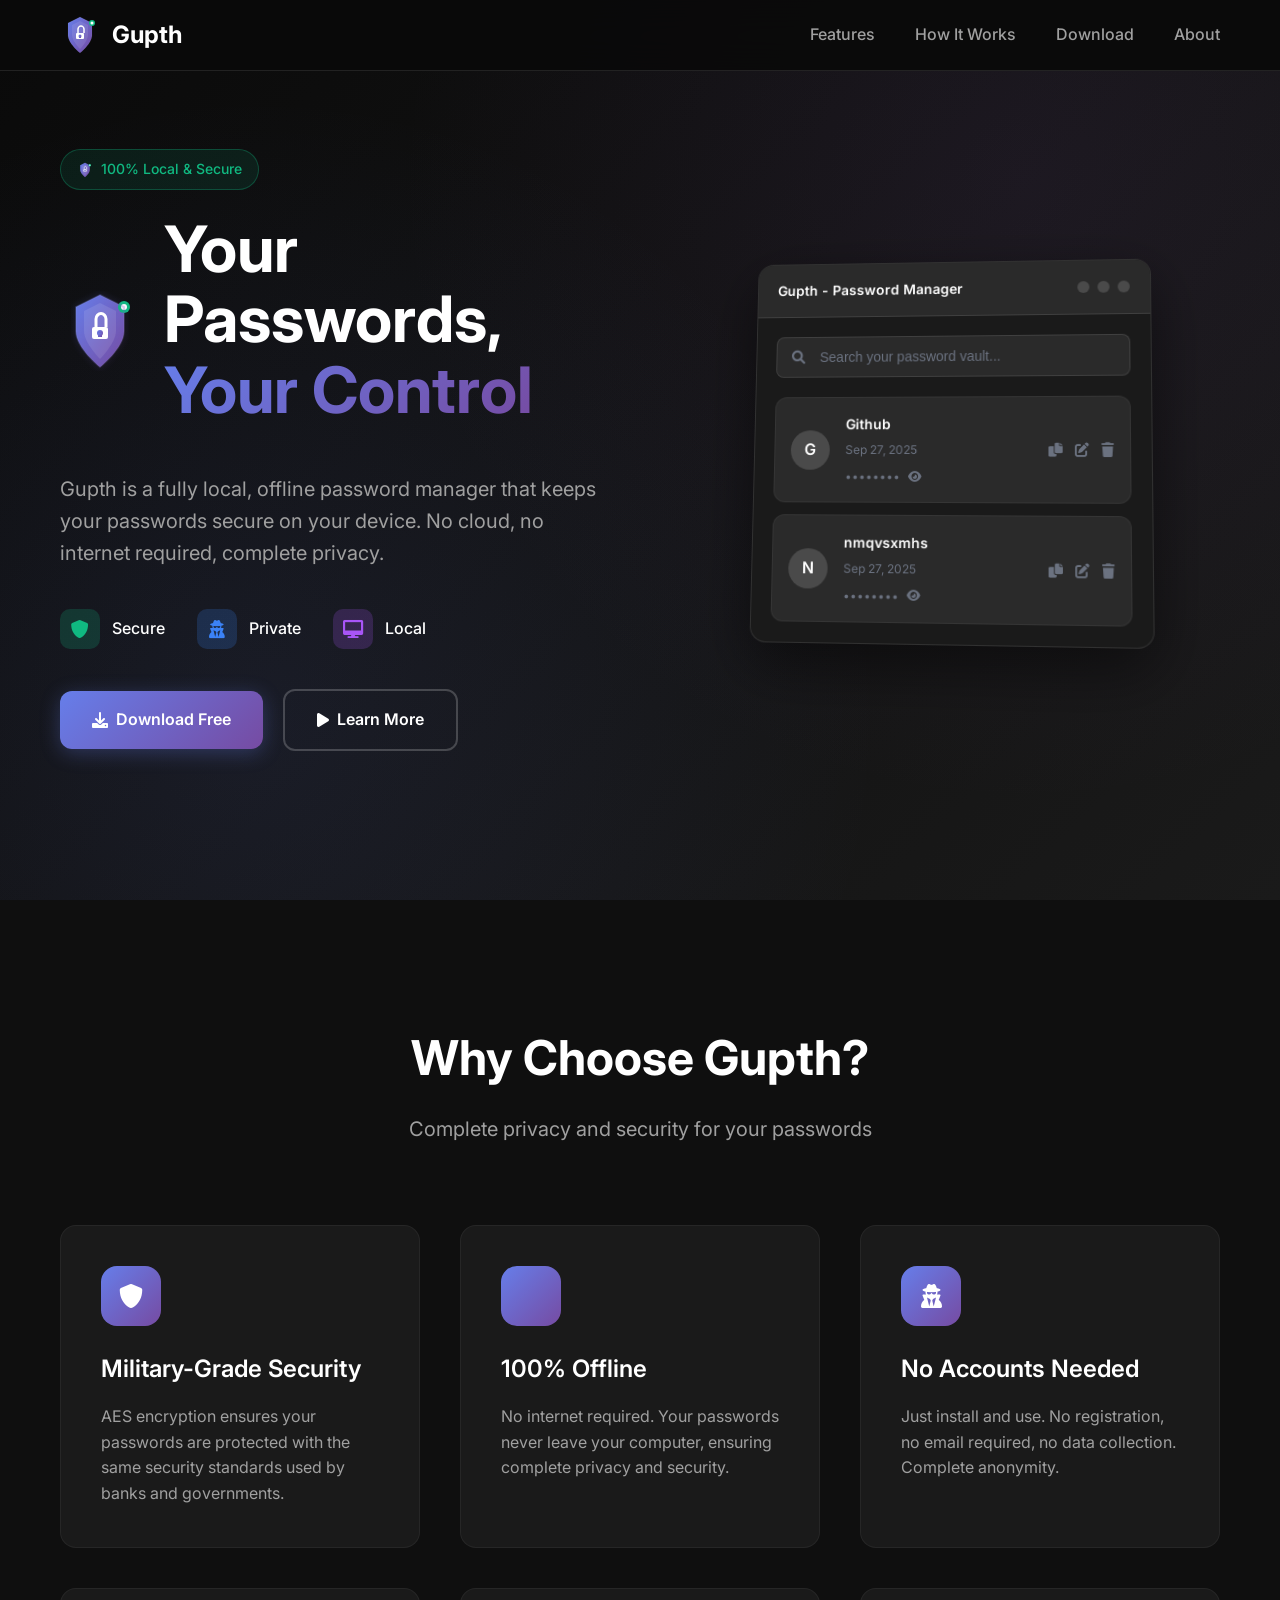
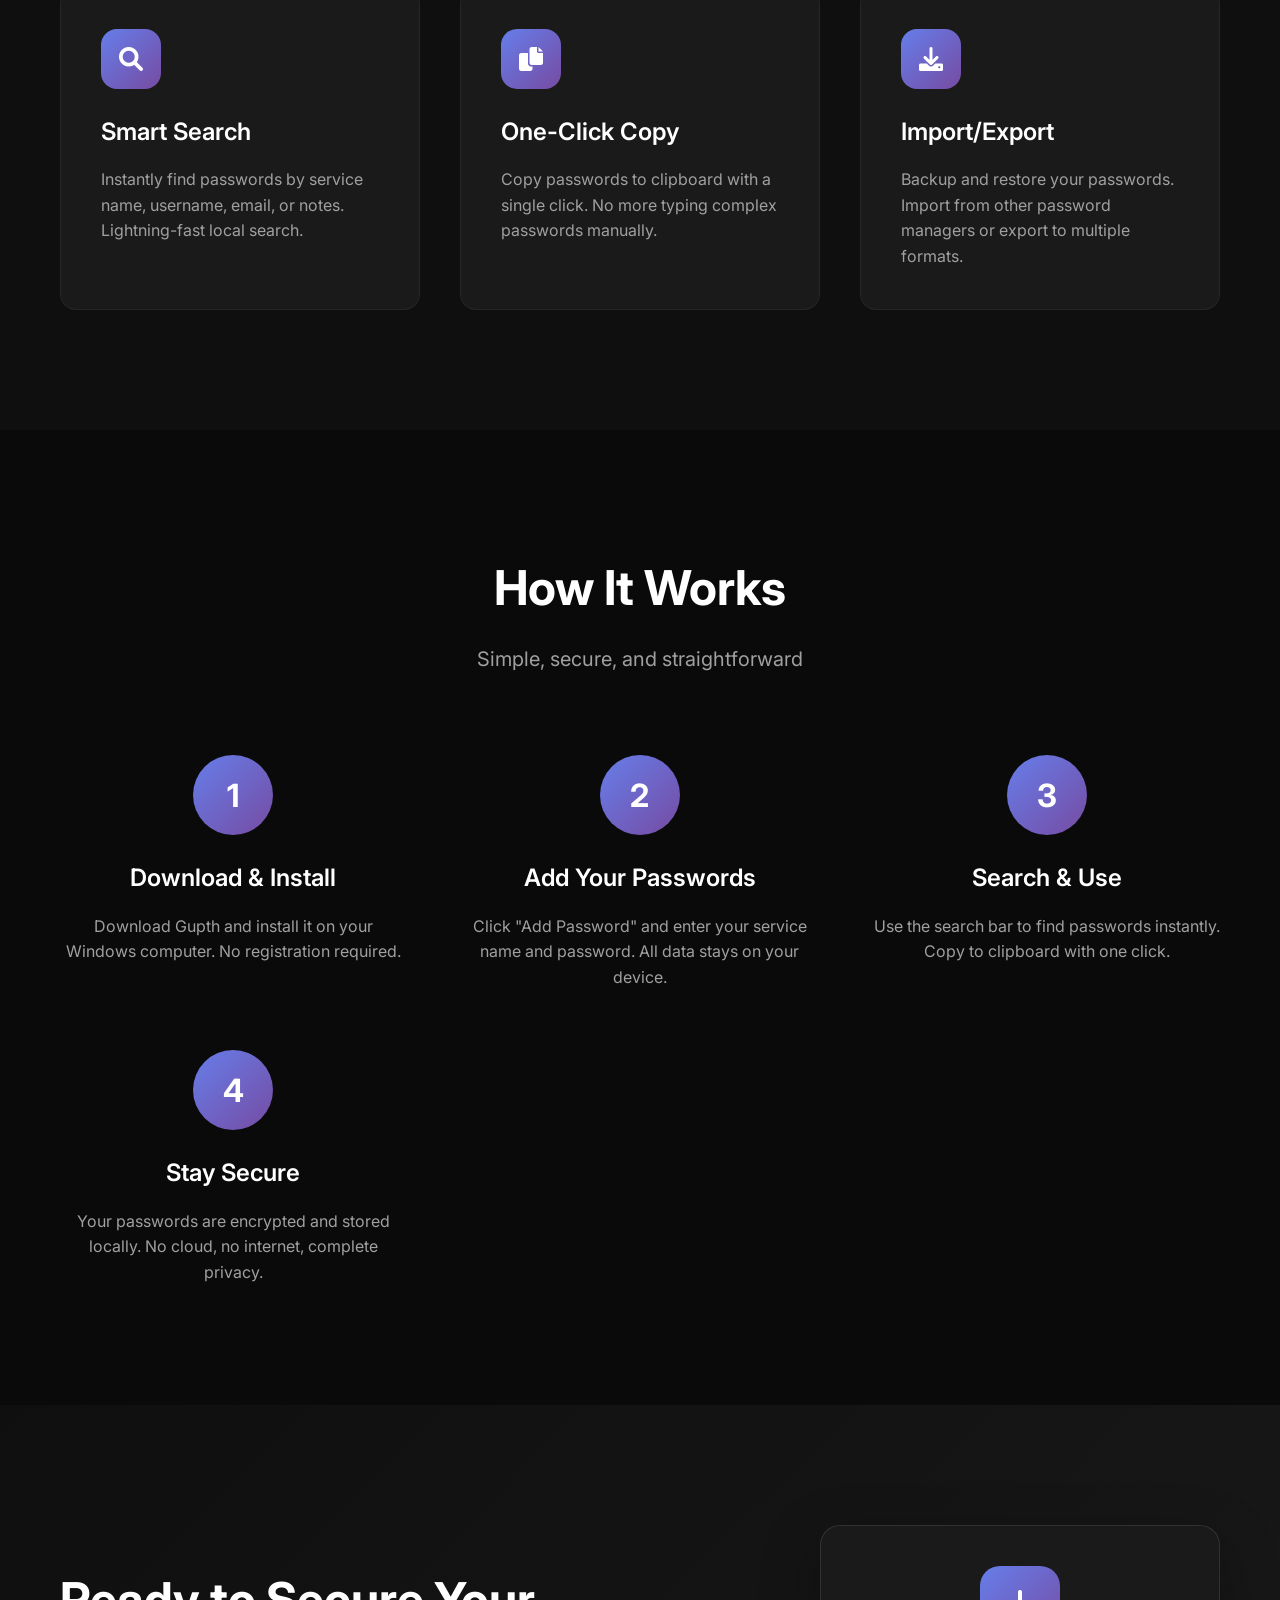
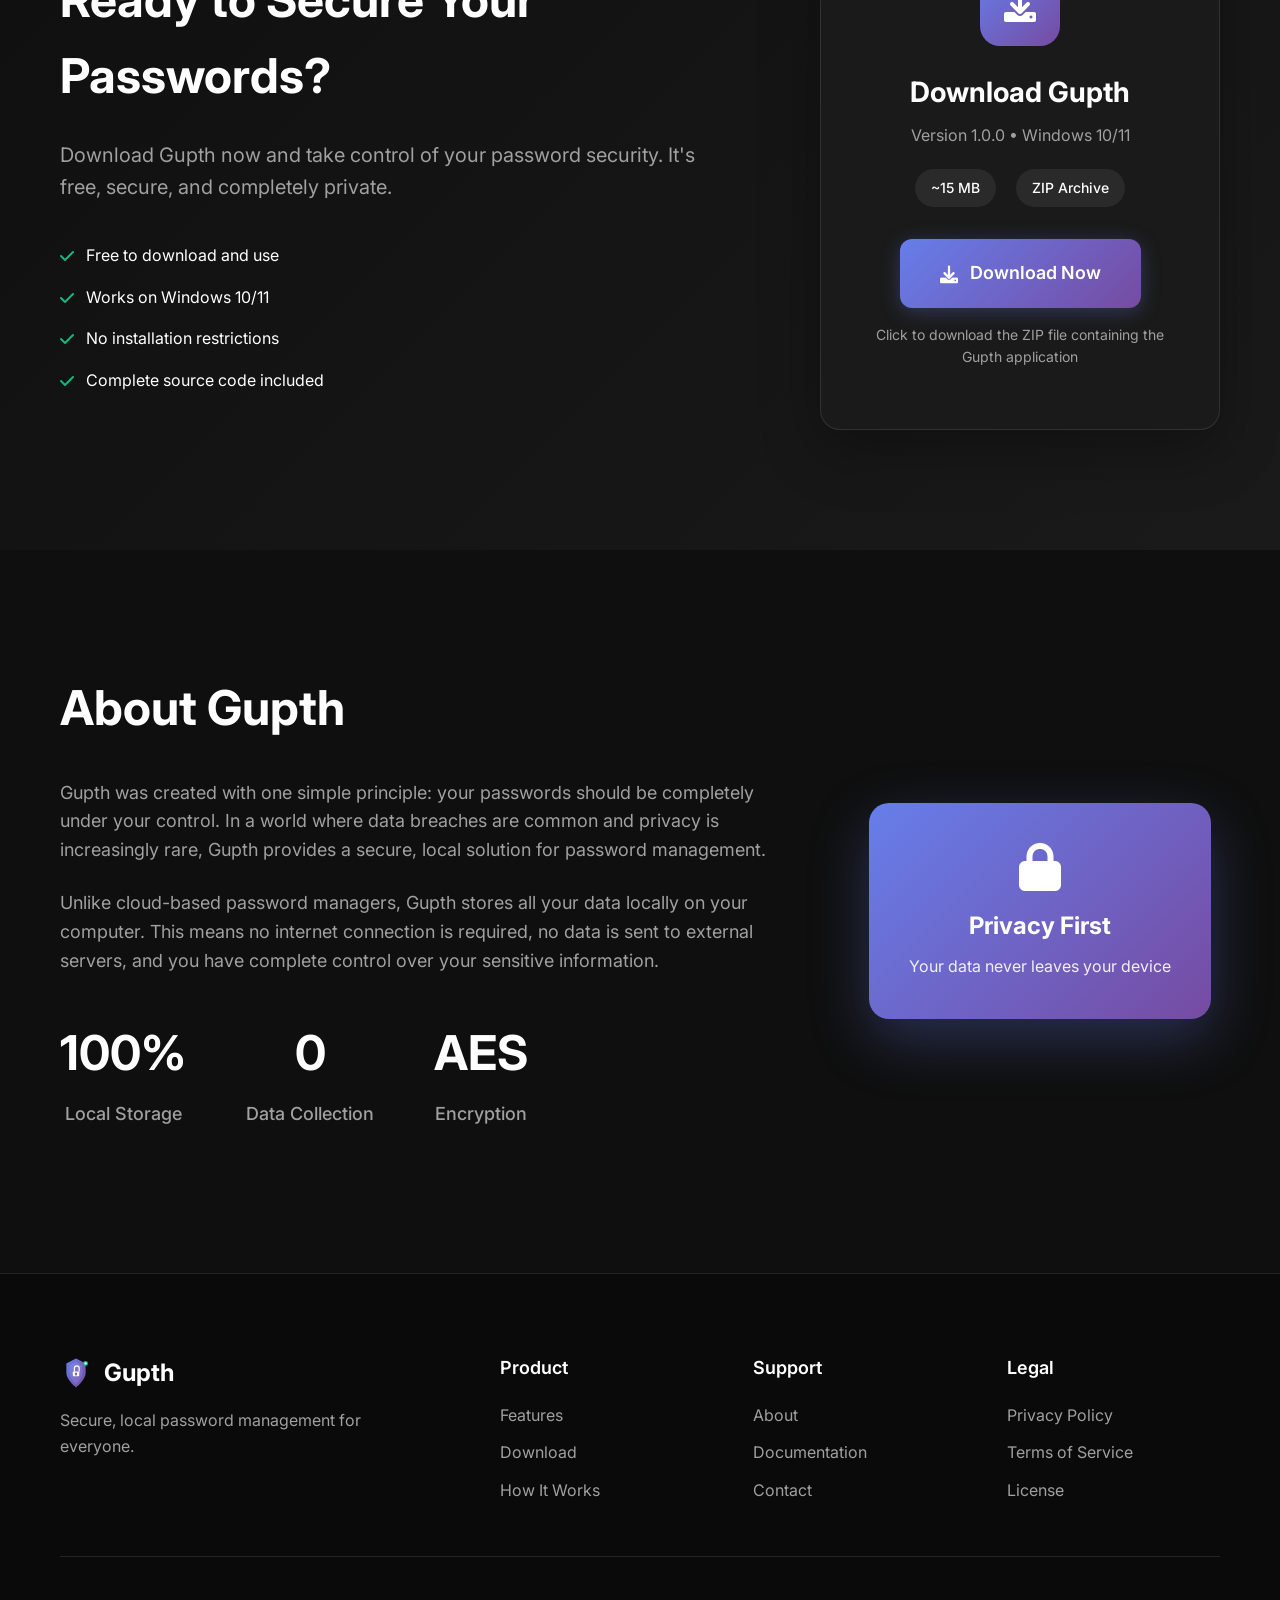
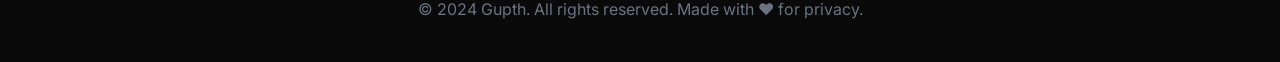
<file: index.html>
<!DOCTYPE html>
<html lang="en">
<head>
    <meta charset="UTF-8">
    <meta name="viewport" content="width=device-width, initial-scale=1.0">
    <title>Gupth - Secure Local Password Manager</title>
    <meta name="description" content="Gupth is a fully local, offline password manager. No internet required, no cloud storage, complete privacy. Download now for free.">
    <meta name="keywords" content="password manager, local password manager, offline password manager, secure passwords, privacy, encryption">
    <link rel="icon" type="image/svg+xml" href="favicon.svg">
    <link rel="stylesheet" href="styles.css">
    <link href="https://fonts.googleapis.com/css2?family=Inter:wght@300;400;500;600;700&display=swap" rel="stylesheet">
    <link rel="stylesheet" href="https://cdnjs.cloudflare.com/ajax/libs/font-awesome/6.0.0/css/all.min.css">
</head>
<body>
    <!-- Navigation -->
    <nav class="navbar">
        <div class="nav-container">
            <div class="nav-logo">
                <img src="logo.svg" alt="Gupth Logo" class="logo-img">
                <span class="logo-text">Gupth</span>
            </div>
            <ul class="nav-menu">
                <li><a href="#features">Features</a></li>
                <li><a href="#how-it-works">How It Works</a></li>
                <li><a href="#download">Download</a></li>
                <li><a href="#about">About</a></li>
            </ul>
            <div class="hamburger">
                <span></span>
                <span></span>
                <span></span>
            </div>
        </div>
    </nav>

    <!-- Hero Section -->
    <section class="hero">
        <div class="hero-container">
            <div class="hero-content">
                <div class="hero-badge">
                    <img src="logo.svg" alt="Gupth" class="hero-logo-small">
                    <span>100% Local & Secure</span>
                </div>
                <div class="hero-logo-section">
                    <img src="logo-large.svg" alt="Gupth Logo" class="hero-logo-large">
                    <h1 class="hero-title">
                        Your Passwords,<br>
                        <span class="gradient-text">Your Control</span>
                    </h1>
                </div>
                <p class="hero-description">
                    Gupth is a fully local, offline password manager that keeps your passwords secure on your device. 
                    No cloud, no internet required, complete privacy.
                </p>
                <div class="hero-stats">
                    <div class="stat">
                        <div class="stat-icon secure">
                            <i class="fas fa-shield-alt"></i>
                        </div>
                        <span>Secure</span>
                    </div>
                    <div class="stat">
                        <div class="stat-icon private">
                            <i class="fas fa-user-secret"></i>
                        </div>
                        <span>Private</span>
                    </div>
                    <div class="stat">
                        <div class="stat-icon local">
                            <i class="fas fa-desktop"></i>
                        </div>
                        <span>Local</span>
                    </div>
                </div>
                <div class="hero-actions">
                    <a href="#download" class="btn-primary">
                        <i class="fas fa-download"></i>
                        Download Free
                    </a>
                    <a href="#features" class="btn-secondary">
                        <i class="fas fa-play"></i>
                        Learn More
                    </a>
                </div>
            </div>
            <div class="hero-visual">
                <div class="app-preview">
                    <div class="app-window">
                        <div class="app-header">
                            <div class="app-title">Gupth - Password Manager</div>
                            <div class="app-controls">
                                <span></span>
                                <span></span>
                                <span></span>
                            </div>
                        </div>
                        <div class="app-content">
                            <div class="search-bar">
                                <i class="fas fa-search"></i>
                                <input type="text" placeholder="Search your password vault..." readonly>
                            </div>
                            <div class="password-cards">
                                <div class="password-card">
                                    <div class="card-icon">
                                        <span>G</span>
                                        <div class="status-dot"></div>
                                    </div>
                                    <div class="card-content">
                                        <h4>Github</h4>
                                        <p>Sep 27, 2025</p>
                                        <div class="password-field">
                                            <span>••••••••</span>
                                            <i class="fas fa-eye"></i>
                                        </div>
                                    </div>
                                    <div class="card-actions">
                                        <i class="fas fa-copy"></i>
                                        <i class="fas fa-edit"></i>
                                        <i class="fas fa-trash"></i>
                                    </div>
                                </div>
                                <div class="password-card">
                                    <div class="card-icon">
                                        <span>N</span>
                                        <div class="status-dot"></div>
                                    </div>
                                    <div class="card-content">
                                        <h4>nmqvsxmhs</h4>
                                        <p>Sep 27, 2025</p>
                                        <div class="password-field">
                                            <span>••••••••</span>
                                            <i class="fas fa-eye"></i>
                                        </div>
                                    </div>
                                    <div class="card-actions">
                                        <i class="fas fa-copy"></i>
                                        <i class="fas fa-edit"></i>
                                        <i class="fas fa-trash"></i>
                                    </div>
                                </div>
                            </div>
                        </div>
                    </div>
                </div>
            </div>
        </div>
    </section>

    <!-- Features Section -->
    <section id="features" class="features">
        <div class="container">
            <div class="section-header">
                <h2>Why Choose Gupth?</h2>
                <p>Complete privacy and security for your passwords</p>
            </div>
            <div class="features-grid">
                <div class="feature-card">
                    <div class="feature-icon">
                        <i class="fas fa-shield-alt"></i>
                    </div>
                    <h3>Military-Grade Security</h3>
                    <p>AES encryption ensures your passwords are protected with the same security standards used by banks and governments.</p>
                </div>
                <div class="feature-card">
                    <div class="feature-icon">
                        <i class="fas fa-wifi-slash"></i>
                    </div>
                    <h3>100% Offline</h3>
                    <p>No internet required. Your passwords never leave your computer, ensuring complete privacy and security.</p>
                </div>
                <div class="feature-card">
                    <div class="feature-icon">
                        <i class="fas fa-user-secret"></i>
                    </div>
                    <h3>No Accounts Needed</h3>
                    <p>Just install and use. No registration, no email required, no data collection. Complete anonymity.</p>
                </div>
                <div class="feature-card">
                    <div class="feature-icon">
                        <i class="fas fa-search"></i>
                    </div>
                    <h3>Smart Search</h3>
                    <p>Instantly find passwords by service name, username, email, or notes. Lightning-fast local search.</p>
                </div>
                <div class="feature-card">
                    <div class="feature-icon">
                        <i class="fas fa-copy"></i>
                    </div>
                    <h3>One-Click Copy</h3>
                    <p>Copy passwords to clipboard with a single click. No more typing complex passwords manually.</p>
                </div>
                <div class="feature-card">
                    <div class="feature-icon">
                        <i class="fas fa-download"></i>
                    </div>
                    <h3>Import/Export</h3>
                    <p>Backup and restore your passwords. Import from other password managers or export to multiple formats.</p>
                </div>
            </div>
        </div>
    </section>

    <!-- How It Works Section -->
    <section id="how-it-works" class="how-it-works">
        <div class="container">
            <div class="section-header">
                <h2>How It Works</h2>
                <p>Simple, secure, and straightforward</p>
            </div>
            <div class="steps">
                <div class="step">
                    <div class="step-number">1</div>
                    <div class="step-content">
                        <h3>Download & Install</h3>
                        <p>Download Gupth and install it on your Windows computer. No registration required.</p>
                    </div>
                </div>
                <div class="step">
                    <div class="step-number">2</div>
                    <div class="step-content">
                        <h3>Add Your Passwords</h3>
                        <p>Click "Add Password" and enter your service name and password. All data stays on your device.</p>
                    </div>
                </div>
                <div class="step">
                    <div class="step-number">3</div>
                    <div class="step-content">
                        <h3>Search & Use</h3>
                        <p>Use the search bar to find passwords instantly. Copy to clipboard with one click.</p>
                    </div>
                </div>
                <div class="step">
                    <div class="step-number">4</div>
                    <div class="step-content">
                        <h3>Stay Secure</h3>
                        <p>Your passwords are encrypted and stored locally. No cloud, no internet, complete privacy.</p>
                    </div>
                </div>
            </div>
        </div>
    </section>

    <!-- Download Section -->
    <section id="download" class="download">
        <div class="container">
            <div class="download-content">
                <div class="download-info">
                    <h2>Ready to Secure Your Passwords?</h2>
                    <p>Download Gupth now and take control of your password security. It's free, secure, and completely private.</p>
                    <div class="download-features">
                        <div class="download-feature">
                            <i class="fas fa-check"></i>
                            <span>Free to download and use</span>
                        </div>
                        <div class="download-feature">
                            <i class="fas fa-check"></i>
                            <span>Works on Windows 10/11</span>
                        </div>
                        <div class="download-feature">
                            <i class="fas fa-check"></i>
                            <span>No installation restrictions</span>
                        </div>
                        <div class="download-feature">
                            <i class="fas fa-check"></i>
                            <span>Complete source code included</span>
                        </div>
                    </div>
                </div>
                <div class="download-box">
                    <div class="download-icon">
                        <i class="fas fa-download"></i>
                    </div>
                    <h3>Download Gupth</h3>
                    <p>Version 1.0.0 • Windows 10/11</p>
                    <div class="file-info">
                        <span class="file-size">~15 MB</span>
                        <span class="file-format">ZIP Archive</span>
                    </div>
                    <a href="https://drive.google.com/uc?export=download&id=1AodclVpkDfpijU57VTnQj88EXLPeRe4i" class="btn-download" id="downloadBtn" download="gupth-win32-x64.zip">
                        <i class="fas fa-download"></i>
                        Download Now
                    </a>
                    <p class="download-note">Click to download the ZIP file containing the Gupth application</p>
                </div>
            </div>
        </div>
    </section>

    <!-- About Section -->
    <section id="about" class="about">
        <div class="container">
            <div class="about-content">
                <div class="about-text">
                    <h2>About Gupth</h2>
                    <p>
                        Gupth was created with one simple principle: your passwords should be completely under your control. 
                        In a world where data breaches are common and privacy is increasingly rare, Gupth provides a 
                        secure, local solution for password management.
                    </p>
                    <p>
                        Unlike cloud-based password managers, Gupth stores all your data locally on your computer. 
                        This means no internet connection is required, no data is sent to external servers, and you 
                        have complete control over your sensitive information.
                    </p>
                    <div class="about-stats">
                        <div class="about-stat">
                            <h3>100%</h3>
                            <p>Local Storage</p>
                        </div>
                        <div class="about-stat">
                            <h3>0</h3>
                            <p>Data Collection</p>
                        </div>
                        <div class="about-stat">
                            <h3>AES</h3>
                            <p>Encryption</p>
                        </div>
                    </div>
                </div>
                <div class="about-visual">
                    <div class="privacy-badge">
                        <i class="fas fa-lock"></i>
                        <h4>Privacy First</h4>
                        <p>Your data never leaves your device</p>
                    </div>
                </div>
            </div>
        </div>
    </section>

    <!-- Footer -->
    <footer class="footer">
        <div class="container">
            <div class="footer-content">
                <div class="footer-brand">
                    <div class="footer-logo">
                        <img src="logo.svg" alt="Gupth Logo" class="footer-logo-img">
                        <span>Gupth</span>
                    </div>
                    <p>Secure, local password management for everyone.</p>
                </div>
                <div class="footer-links">
                    <div class="footer-column">
                        <h4>Product</h4>
                        <ul>
                            <li><a href="#features">Features</a></li>
                            <li><a href="#download">Download</a></li>
                            <li><a href="#how-it-works">How It Works</a></li>
                        </ul>
                    </div>
                    <div class="footer-column">
                        <h4>Support</h4>
                        <ul>
                            <li><a href="#about">About</a></li>
                            <li><a href="#">Documentation</a></li>
                            <li><a href="#">Contact</a></li>
                        </ul>
                    </div>
                    <div class="footer-column">
                        <h4>Legal</h4>
                        <ul>
                            <li><a href="#">Privacy Policy</a></li>
                            <li><a href="#">Terms of Service</a></li>
                            <li><a href="#">License</a></li>
                        </ul>
                    </div>
                </div>
            </div>
            <div class="footer-bottom">
                <p>&copy; 2024 Gupth. All rights reserved. Made with ❤️ for privacy.</p>
            </div>
        </div>
    </footer>

    <script src="script.js"></script>
</body>
</html>
</file>
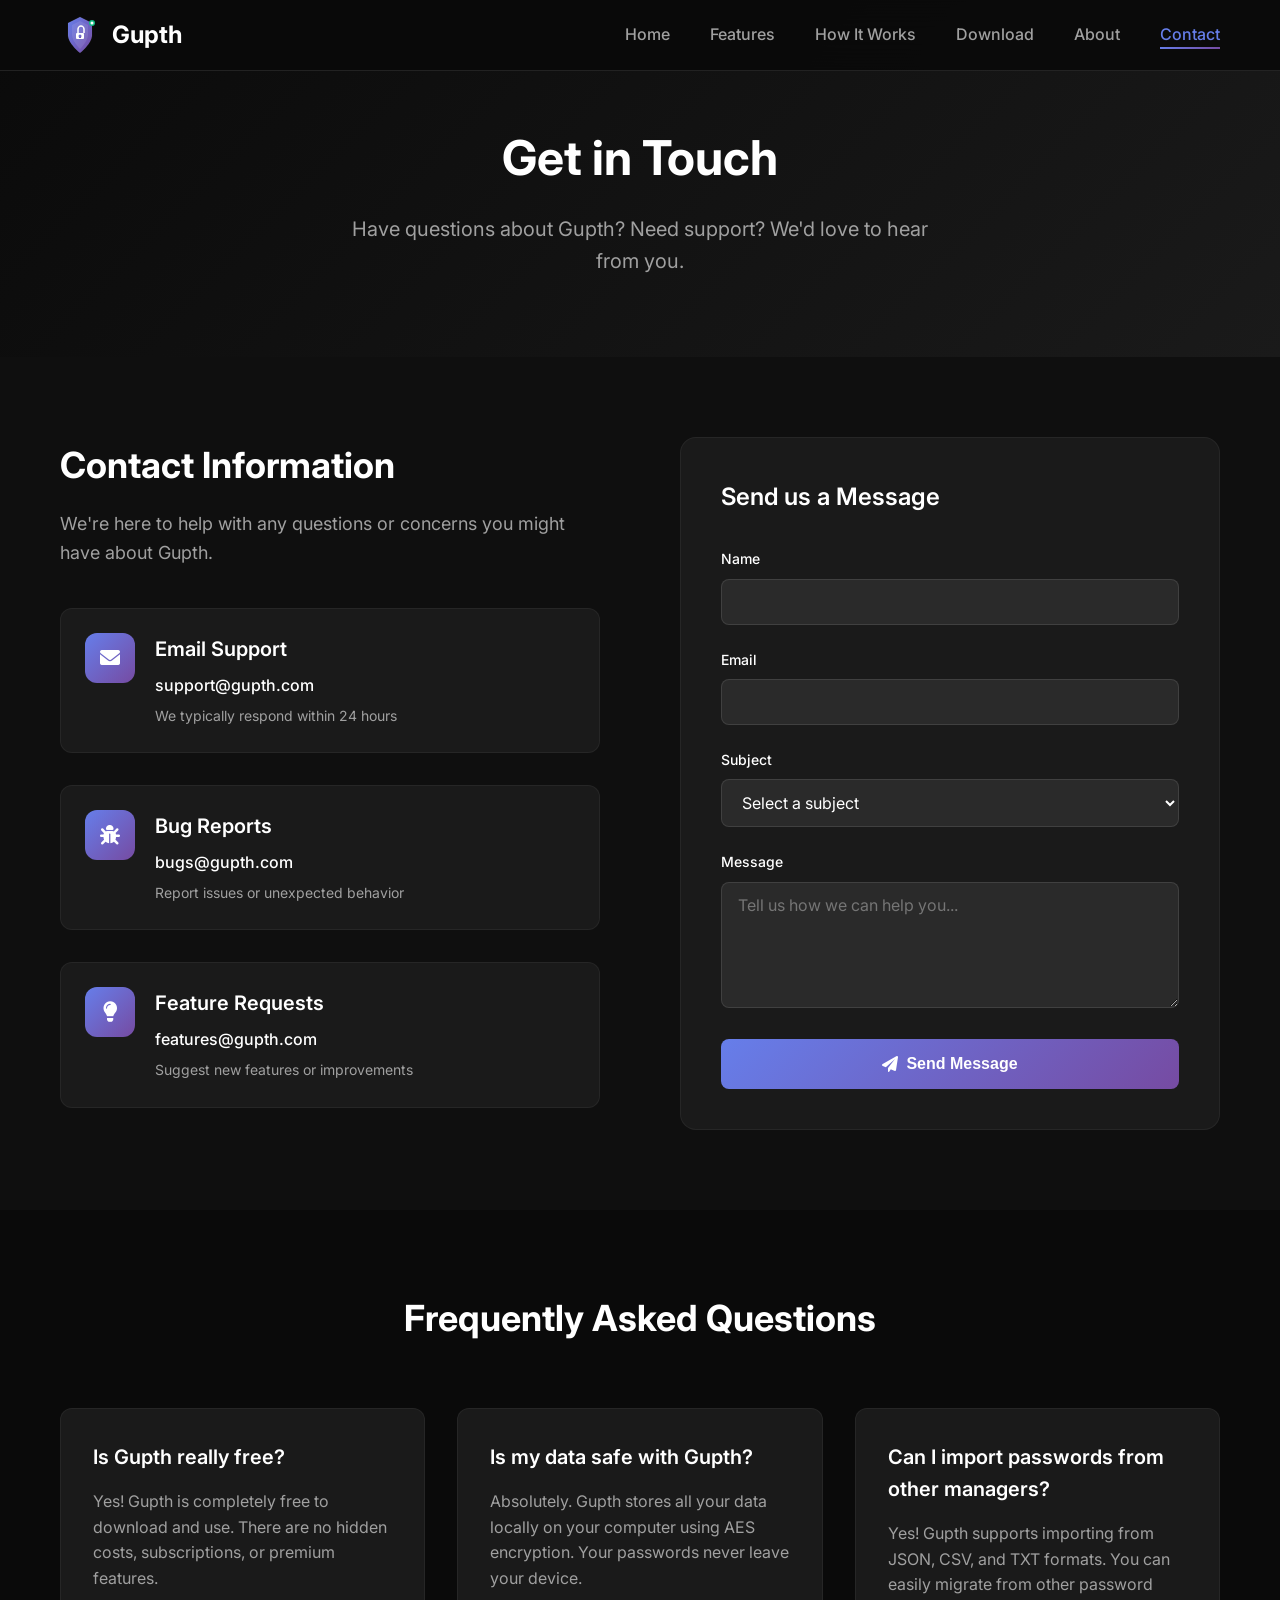
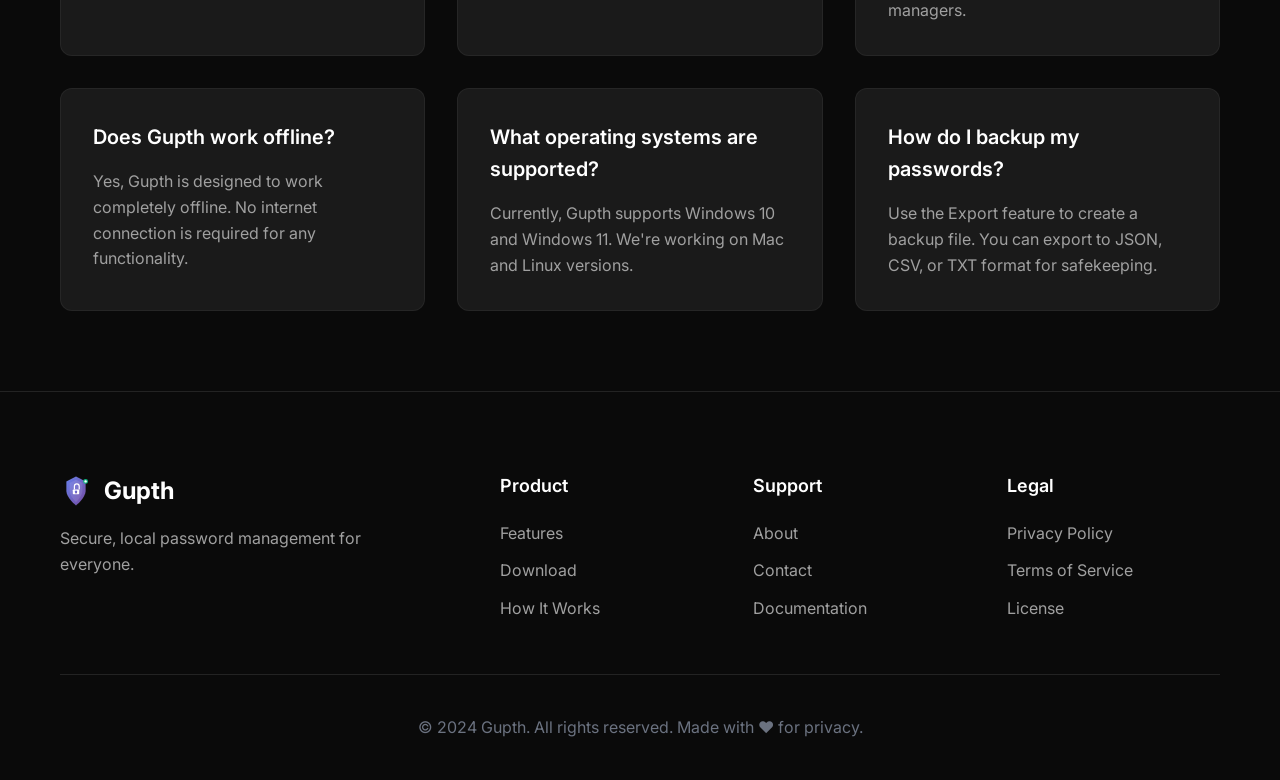
<file: contact.html>
<!DOCTYPE html>
<html lang="en">
<head>
    <meta charset="UTF-8">
    <meta name="viewport" content="width=device-width, initial-scale=1.0">
    <title>Contact - Gupth Password Manager</title>
    <meta name="description" content="Get in touch with the Gupth team. Questions, feedback, or support requests welcome.">
    <link rel="icon" type="image/svg+xml" href="favicon.svg">
    <link rel="stylesheet" href="styles.css">
    <link href="https://fonts.googleapis.com/css2?family=Inter:wght@300;400;500;600;700&display=swap" rel="stylesheet">
    <link rel="stylesheet" href="https://cdnjs.cloudflare.com/ajax/libs/font-awesome/6.0.0/css/all.min.css">
</head>
<body>
    <!-- Navigation -->
    <nav class="navbar">
        <div class="nav-container">
            <div class="nav-logo">
                <img src="logo.svg" alt="Gupth Logo" class="logo-img">
                <span class="logo-text">Gupth</span>
            </div>
            <ul class="nav-menu">
                <li><a href="index.html">Home</a></li>
                <li><a href="index.html#features">Features</a></li>
                <li><a href="index.html#how-it-works">How It Works</a></li>
                <li><a href="index.html#download">Download</a></li>
                <li><a href="index.html#about">About</a></li>
                <li><a href="contact.html" class="active">Contact</a></li>
            </ul>
            <div class="hamburger">
                <span></span>
                <span></span>
                <span></span>
            </div>
        </div>
    </nav>

    <!-- Contact Hero -->
    <section class="contact-hero">
        <div class="container">
            <div class="contact-hero-content">
                <h1>Get in Touch</h1>
                <p>Have questions about Gupth? Need support? We'd love to hear from you.</p>
            </div>
        </div>
    </section>

    <!-- Contact Section -->
    <section class="contact-section">
        <div class="container">
            <div class="contact-content">
                <div class="contact-info">
                    <h2>Contact Information</h2>
                    <p>We're here to help with any questions or concerns you might have about Gupth.</p>
                    
                    <div class="contact-methods">
                        <div class="contact-method">
                            <div class="contact-icon">
                                <i class="fas fa-envelope"></i>
                            </div>
                            <div class="contact-details">
                                <h3>Email Support</h3>
                                <p>support@gupth.com</p>
                                <span>We typically respond within 24 hours</span>
                            </div>
                        </div>
                        
                        <div class="contact-method">
                            <div class="contact-icon">
                                <i class="fas fa-bug"></i>
                            </div>
                            <div class="contact-details">
                                <h3>Bug Reports</h3>
                                <p>bugs@gupth.com</p>
                                <span>Report issues or unexpected behavior</span>
                            </div>
                        </div>
                        
                        <div class="contact-method">
                            <div class="contact-icon">
                                <i class="fas fa-lightbulb"></i>
                            </div>
                            <div class="contact-details">
                                <h3>Feature Requests</h3>
                                <p>features@gupth.com</p>
                                <span>Suggest new features or improvements</span>
                            </div>
                        </div>
                    </div>
                </div>
                
                <div class="contact-form-container">
                    <form class="contact-form" id="contactForm">
                        <h3>Send us a Message</h3>
                        
                        <div class="form-group">
                            <label for="name">Name</label>
                            <input type="text" id="name" name="name" required>
                        </div>
                        
                        <div class="form-group">
                            <label for="email">Email</label>
                            <input type="email" id="email" name="email" required>
                        </div>
                        
                        <div class="form-group">
                            <label for="subject">Subject</label>
                            <select id="subject" name="subject" required>
                                <option value="">Select a subject</option>
                                <option value="general">General Question</option>
                                <option value="support">Technical Support</option>
                                <option value="bug">Bug Report</option>
                                <option value="feature">Feature Request</option>
                                <option value="other">Other</option>
                            </select>
                        </div>
                        
                        <div class="form-group">
                            <label for="message">Message</label>
                            <textarea id="message" name="message" rows="5" required placeholder="Tell us how we can help you..."></textarea>
                        </div>
                        
                        <button type="submit" class="btn-submit">
                            <i class="fas fa-paper-plane"></i>
                            Send Message
                        </button>
                    </form>
                </div>
            </div>
        </div>
    </section>

    <!-- FAQ Section -->
    <section class="faq-section">
        <div class="container">
            <h2>Frequently Asked Questions</h2>
            <div class="faq-grid">
                <div class="faq-item">
                    <h3>Is Gupth really free?</h3>
                    <p>Yes! Gupth is completely free to download and use. There are no hidden costs, subscriptions, or premium features.</p>
                </div>
                
                <div class="faq-item">
                    <h3>Is my data safe with Gupth?</h3>
                    <p>Absolutely. Gupth stores all your data locally on your computer using AES encryption. Your passwords never leave your device.</p>
                </div>
                
                <div class="faq-item">
                    <h3>Can I import passwords from other managers?</h3>
                    <p>Yes! Gupth supports importing from JSON, CSV, and TXT formats. You can easily migrate from other password managers.</p>
                </div>
                
                <div class="faq-item">
                    <h3>Does Gupth work offline?</h3>
                    <p>Yes, Gupth is designed to work completely offline. No internet connection is required for any functionality.</p>
                </div>
                
                <div class="faq-item">
                    <h3>What operating systems are supported?</h3>
                    <p>Currently, Gupth supports Windows 10 and Windows 11. We're working on Mac and Linux versions.</p>
                </div>
                
                <div class="faq-item">
                    <h3>How do I backup my passwords?</h3>
                    <p>Use the Export feature to create a backup file. You can export to JSON, CSV, or TXT format for safekeeping.</p>
                </div>
            </div>
        </div>
    </section>

    <!-- Footer -->
    <footer class="footer">
        <div class="container">
            <div class="footer-content">
                <div class="footer-brand">
                    <div class="footer-logo">
                        <img src="logo.svg" alt="Gupth Logo" class="footer-logo-img">
                        <span>Gupth</span>
                    </div>
                    <p>Secure, local password management for everyone.</p>
                </div>
                <div class="footer-links">
                    <div class="footer-column">
                        <h4>Product</h4>
                        <ul>
                            <li><a href="index.html#features">Features</a></li>
                            <li><a href="index.html#download">Download</a></li>
                            <li><a href="index.html#how-it-works">How It Works</a></li>
                        </ul>
                    </div>
                    <div class="footer-column">
                        <h4>Support</h4>
                        <ul>
                            <li><a href="index.html#about">About</a></li>
                            <li><a href="contact.html">Contact</a></li>
                            <li><a href="#">Documentation</a></li>
                        </ul>
                    </div>
                    <div class="footer-column">
                        <h4>Legal</h4>
                        <ul>
                            <li><a href="#">Privacy Policy</a></li>
                            <li><a href="#">Terms of Service</a></li>
                            <li><a href="#">License</a></li>
                        </ul>
                    </div>
                </div>
            </div>
            <div class="footer-bottom">
                <p>&copy; 2024 Gupth. All rights reserved. Made with ❤️ for privacy.</p>
            </div>
        </div>
    </footer>

    <script src="script.js"></script>
    <script>
        // Contact form handling
        document.getElementById('contactForm').addEventListener('submit', function(e) {
            e.preventDefault();
            
            // Get form data
            const formData = new FormData(this);
            const name = formData.get('name');
            const email = formData.get('email');
            const subject = formData.get('subject');
            const message = formData.get('message');
            
            // Simulate form submission
            const submitBtn = this.querySelector('.btn-submit');
            const originalText = submitBtn.innerHTML;
            
            submitBtn.innerHTML = '<i class="fas fa-spinner fa-spin"></i> Sending...';
            submitBtn.disabled = true;
            
            setTimeout(() => {
                submitBtn.innerHTML = '<i class="fas fa-check"></i> Message Sent!';
                submitBtn.style.background = '#10b981';
                
                // Reset form
                this.reset();
                
                // Show success message
                showNotification('Thank you for your message! We\'ll get back to you soon.', 'success');
                
                // Reset button after 3 seconds
                setTimeout(() => {
                    submitBtn.innerHTML = originalText;
                    submitBtn.disabled = false;
                    submitBtn.style.background = '';
                }, 3000);
            }, 2000);
        });
    </script>
</body>
</html>
</file>
<file: styles.css>
/* Reset and Base Styles */
* {
    margin: 0;
    padding: 0;
    box-sizing: border-box;
}

html {
    scroll-behavior: smooth;
}

body {
    font-family: 'Inter', -apple-system, BlinkMacSystemFont, 'Segoe UI', Roboto, sans-serif;
    background: #0a0a0a;
    color: #ffffff;
    line-height: 1.6;
    overflow-x: hidden;
}

.container {
    max-width: 1200px;
    margin: 0 auto;
    padding: 0 20px;
}

/* Navigation */
.navbar {
    position: fixed;
    top: 0;
    width: 100%;
    background: rgba(10, 10, 10, 0.95);
    backdrop-filter: blur(20px);
    border-bottom: 1px solid rgba(255, 255, 255, 0.1);
    z-index: 1000;
    transition: all 0.3s ease;
}

.nav-container {
    max-width: 1200px;
    margin: 0 auto;
    padding: 0 20px;
    display: flex;
    justify-content: space-between;
    align-items: center;
    height: 70px;
}

.nav-logo {
    display: flex;
    align-items: center;
    gap: 12px;
    font-size: 24px;
    font-weight: 700;
    color: #ffffff;
}

.logo-img {
    width: 40px;
    height: 40px;
    transition: transform 0.3s ease;
}

.logo-img:hover {
    transform: scale(1.05);
}

.nav-menu {
    display: flex;
    list-style: none;
    gap: 40px;
}

.nav-menu a {
    color: #a0a0a0;
    text-decoration: none;
    font-weight: 500;
    transition: color 0.3s ease;
    position: relative;
}

.nav-menu a:hover {
    color: #ffffff;
}

.nav-menu a::after {
    content: '';
    position: absolute;
    bottom: -5px;
    left: 0;
    width: 0;
    height: 2px;
    background: linear-gradient(135deg, #667eea 0%, #764ba2 100%);
    transition: width 0.3s ease;
}

.nav-menu a:hover::after {
    width: 100%;
}

.hamburger {
    display: none;
    flex-direction: column;
    cursor: pointer;
    gap: 4px;
}

.hamburger span {
    width: 25px;
    height: 3px;
    background: #ffffff;
    transition: 0.3s;
}

/* Hero Section */
.hero {
    min-height: 100vh;
    display: flex;
    align-items: center;
    background: linear-gradient(135deg, #0a0a0a 0%, #1a1a1a 100%);
    position: relative;
    overflow: hidden;
}

.hero::before {
    content: '';
    position: absolute;
    top: 0;
    left: 0;
    right: 0;
    bottom: 0;
    background: radial-gradient(circle at 20% 80%, rgba(102, 126, 234, 0.1) 0%, transparent 50%),
                radial-gradient(circle at 80% 20%, rgba(118, 75, 162, 0.1) 0%, transparent 50%);
    pointer-events: none;
}

.hero-container {
    max-width: 1200px;
    margin: 0 auto;
    padding: 0 20px;
    display: grid;
    grid-template-columns: 1fr 1fr;
    gap: 80px;
    align-items: center;
    position: relative;
    z-index: 1;
}

.hero-content {
    max-width: 600px;
}

.hero-badge {
    display: inline-flex;
    align-items: center;
    gap: 8px;
    background: rgba(16, 185, 129, 0.1);
    border: 1px solid rgba(16, 185, 129, 0.3);
    padding: 8px 16px;
    border-radius: 50px;
    font-size: 14px;
    font-weight: 500;
    color: #10b981;
    margin-bottom: 24px;
}

.hero-logo-small {
    width: 16px;
    height: 16px;
}

.hero-logo-section {
    display: flex;
    align-items: center;
    gap: 24px;
    margin-bottom: 24px;
}

.hero-logo-large {
    width: 80px;
    height: 80px;
    animation: logoFloat 3s ease-in-out infinite;
}

@keyframes logoFloat {
    0%, 100% {
        transform: translateY(0px);
    }
    50% {
        transform: translateY(-10px);
    }
}

.hero-title {
    font-size: 64px;
    font-weight: 700;
    line-height: 1.1;
    margin-bottom: 24px;
    color: #ffffff;
}

.gradient-text {
    background: linear-gradient(135deg, #667eea 0%, #764ba2 100%);
    -webkit-background-clip: text;
    -webkit-text-fill-color: transparent;
    background-clip: text;
}

.hero-description {
    font-size: 20px;
    color: #a0a0a0;
    margin-bottom: 40px;
    line-height: 1.6;
}

.hero-stats {
    display: flex;
    gap: 32px;
    margin-bottom: 40px;
}

.stat {
    display: flex;
    align-items: center;
    gap: 12px;
    font-weight: 500;
    color: #ffffff;
}

.stat-icon {
    width: 40px;
    height: 40px;
    border-radius: 10px;
    display: flex;
    align-items: center;
    justify-content: center;
    font-size: 18px;
}

.stat-icon.secure {
    background: rgba(16, 185, 129, 0.2);
    color: #10b981;
}

.stat-icon.private {
    background: rgba(59, 130, 246, 0.2);
    color: #3b82f6;
}

.stat-icon.local {
    background: rgba(168, 85, 247, 0.2);
    color: #a855f7;
}

.hero-actions {
    display: flex;
    gap: 20px;
    align-items: center;
}

.btn-primary, .btn-secondary {
    display: inline-flex;
    align-items: center;
    gap: 8px;
    padding: 16px 32px;
    border-radius: 12px;
    font-weight: 600;
    text-decoration: none;
    transition: all 0.3s ease;
    font-size: 16px;
}

.btn-primary {
    background: linear-gradient(135deg, #667eea 0%, #764ba2 100%);
    color: #ffffff;
    border: none;
    box-shadow: 0 4px 20px rgba(102, 126, 234, 0.3);
}

.btn-primary:hover {
    transform: translateY(-2px);
    box-shadow: 0 8px 30px rgba(102, 126, 234, 0.4);
}

.btn-secondary {
    background: transparent;
    color: #ffffff;
    border: 2px solid rgba(255, 255, 255, 0.2);
}

.btn-secondary:hover {
    background: rgba(255, 255, 255, 0.1);
    border-color: rgba(255, 255, 255, 0.3);
}

/* App Preview */
.hero-visual {
    display: flex;
    justify-content: center;
    align-items: center;
}

.app-preview {
    position: relative;
    transform: perspective(1000px) rotateY(-5deg) rotateX(5deg);
    transition: transform 0.3s ease;
}

.app-preview:hover {
    transform: perspective(1000px) rotateY(0deg) rotateX(0deg);
}

.app-window {
    width: 400px;
    background: #1a1a1a;
    border-radius: 16px;
    box-shadow: 0 20px 60px rgba(0, 0, 0, 0.5);
    overflow: hidden;
    border: 1px solid rgba(255, 255, 255, 0.1);
}

.app-header {
    background: #2a2a2a;
    padding: 16px 20px;
    display: flex;
    justify-content: space-between;
    align-items: center;
    border-bottom: 1px solid rgba(255, 255, 255, 0.1);
}

.app-title {
    font-size: 14px;
    font-weight: 600;
    color: #ffffff;
}

.app-controls {
    display: flex;
    gap: 8px;
}

.app-controls span {
    width: 12px;
    height: 12px;
    border-radius: 50%;
    background: #4a4a4a;
}

.app-content {
    padding: 20px;
}

.search-bar {
    position: relative;
    margin-bottom: 20px;
}

.search-bar i {
    position: absolute;
    left: 16px;
    top: 50%;
    transform: translateY(-50%);
    color: #6b7280;
    font-size: 14px;
}

.search-bar input {
    width: 100%;
    padding: 12px 16px 12px 44px;
    background: #2a2a2a;
    border: 1px solid rgba(255, 255, 255, 0.1);
    border-radius: 8px;
    color: #ffffff;
    font-size: 14px;
}

.search-bar input::placeholder {
    color: #6b7280;
}

.password-cards {
    display: flex;
    flex-direction: column;
    gap: 12px;
}

.password-card {
    background: #2a2a2a;
    border-radius: 12px;
    padding: 16px;
    display: flex;
    align-items: center;
    gap: 16px;
    border: 1px solid rgba(255, 255, 255, 0.05);
    transition: all 0.3s ease;
}

.password-card:hover {
    background: #333333;
    border-color: rgba(255, 255, 255, 0.1);
}

.card-icon {
    position: relative;
    width: 40px;
    height: 40px;
    background: #4a4a4a;
    border-radius: 50%;
    display: flex;
    align-items: center;
    justify-content: center;
    font-weight: 600;
    color: #ffffff;
    font-size: 16px;
}

.card-content {
    flex: 1;
}

.card-content h4 {
    font-size: 14px;
    font-weight: 600;
    color: #ffffff;
    margin-bottom: 4px;
}

.card-content p {
    font-size: 12px;
    color: #6b7280;
    margin-bottom: 8px;
}

.password-field {
    display: flex;
    align-items: center;
    gap: 8px;
    font-size: 12px;
    color: #6b7280;
}

.password-field i {
    cursor: pointer;
    transition: color 0.3s ease;
}

.password-field i:hover {
    color: #ffffff;
}

.card-actions {
    display: flex;
    gap: 12px;
    color: #6b7280;
}

.card-actions i {
    cursor: pointer;
    transition: color 0.3s ease;
    font-size: 14px;
}

.card-actions i:hover {
    color: #ffffff;
}

/* Features Section */
.features {
    padding: 120px 0;
    background: #0f0f0f;
}

.section-header {
    text-align: center;
    margin-bottom: 80px;
}

.section-header h2 {
    font-size: 48px;
    font-weight: 700;
    margin-bottom: 16px;
    color: #ffffff;
}

.section-header p {
    font-size: 20px;
    color: #a0a0a0;
}

.features-grid {
    display: grid;
    grid-template-columns: repeat(auto-fit, minmax(350px, 1fr));
    gap: 40px;
}

.feature-card {
    background: #1a1a1a;
    padding: 40px;
    border-radius: 16px;
    border: 1px solid rgba(255, 255, 255, 0.05);
    transition: all 0.3s ease;
    position: relative;
    overflow: hidden;
}

.feature-card::before {
    content: '';
    position: absolute;
    top: 0;
    left: 0;
    right: 0;
    height: 2px;
    background: linear-gradient(135deg, #667eea 0%, #764ba2 100%);
    transform: scaleX(0);
    transition: transform 0.3s ease;
}

.feature-card:hover::before {
    transform: scaleX(1);
}

.feature-card:hover {
    transform: translateY(-5px);
    border-color: rgba(255, 255, 255, 0.1);
    box-shadow: 0 20px 40px rgba(0, 0, 0, 0.3);
}

.feature-icon {
    width: 60px;
    height: 60px;
    background: linear-gradient(135deg, #667eea 0%, #764ba2 100%);
    border-radius: 16px;
    display: flex;
    align-items: center;
    justify-content: center;
    font-size: 24px;
    color: #ffffff;
    margin-bottom: 24px;
}

.feature-card h3 {
    font-size: 24px;
    font-weight: 600;
    margin-bottom: 16px;
    color: #ffffff;
}

.feature-card p {
    color: #a0a0a0;
    line-height: 1.6;
}

/* How It Works Section */
.how-it-works {
    padding: 120px 0;
    background: #0a0a0a;
}

.steps {
    display: grid;
    grid-template-columns: repeat(auto-fit, minmax(250px, 1fr));
    gap: 60px;
    position: relative;
}

.step {
    text-align: center;
    position: relative;
}

.step-number {
    width: 80px;
    height: 80px;
    background: linear-gradient(135deg, #667eea 0%, #764ba2 100%);
    border-radius: 50%;
    display: flex;
    align-items: center;
    justify-content: center;
    font-size: 32px;
    font-weight: 700;
    color: #ffffff;
    margin: 0 auto 24px;
    position: relative;
    z-index: 2;
}

.step-content h3 {
    font-size: 24px;
    font-weight: 600;
    margin-bottom: 16px;
    color: #ffffff;
}

.step-content p {
    color: #a0a0a0;
    line-height: 1.6;
}

/* Download Section */
.download {
    padding: 120px 0;
    background: linear-gradient(135deg, #0f0f0f 0%, #1a1a1a 100%);
}

.download-content {
    display: grid;
    grid-template-columns: 1fr 400px;
    gap: 80px;
    align-items: center;
}

.download-info h2 {
    font-size: 48px;
    font-weight: 700;
    margin-bottom: 24px;
    color: #ffffff;
}

.download-info p {
    font-size: 20px;
    color: #a0a0a0;
    margin-bottom: 40px;
    line-height: 1.6;
}

.download-features {
    display: flex;
    flex-direction: column;
    gap: 16px;
}

.download-feature {
    display: flex;
    align-items: center;
    gap: 12px;
    color: #ffffff;
}

.download-feature i {
    color: #10b981;
    font-size: 16px;
}

.download-box {
    background: #1a1a1a;
    padding: 40px;
    border-radius: 20px;
    text-align: center;
    border: 1px solid rgba(255, 255, 255, 0.1);
    box-shadow: 0 20px 60px rgba(0, 0, 0, 0.3);
}

.download-icon {
    width: 80px;
    height: 80px;
    background: linear-gradient(135deg, #667eea 0%, #764ba2 100%);
    border-radius: 20px;
    display: flex;
    align-items: center;
    justify-content: center;
    font-size: 32px;
    color: #ffffff;
    margin: 0 auto 24px;
}

.download-box h3 {
    font-size: 28px;
    font-weight: 700;
    margin-bottom: 8px;
    color: #ffffff;
}

.download-box p {
    color: #a0a0a0;
    margin-bottom: 20px;
}

.file-info {
    display: flex;
    justify-content: center;
    gap: 20px;
    margin-bottom: 32px;
}

.file-size, .file-format {
    background: #2a2a2a;
    padding: 8px 16px;
    border-radius: 20px;
    font-size: 14px;
    color: #ffffff;
    font-weight: 500;
}

.btn-download {
    display: inline-flex;
    align-items: center;
    gap: 12px;
    background: linear-gradient(135deg, #667eea 0%, #764ba2 100%);
    color: #ffffff;
    padding: 20px 40px;
    border-radius: 12px;
    text-decoration: none;
    font-weight: 600;
    font-size: 18px;
    transition: all 0.3s ease;
    margin-bottom: 16px;
    box-shadow: 0 4px 20px rgba(102, 126, 234, 0.3);
}

.btn-download:hover {
    transform: translateY(-2px);
    box-shadow: 0 8px 30px rgba(102, 126, 234, 0.4);
}

.download-note {
    font-size: 14px;
    color: #6b7280;
}

/* About Section */
.about {
    padding: 120px 0;
    background: #0f0f0f;
}

.about-content {
    display: grid;
    grid-template-columns: 2fr 1fr;
    gap: 80px;
    align-items: center;
}

.about-text h2 {
    font-size: 48px;
    font-weight: 700;
    margin-bottom: 32px;
    color: #ffffff;
}

.about-text p {
    font-size: 18px;
    color: #a0a0a0;
    margin-bottom: 24px;
    line-height: 1.6;
}

.about-stats {
    display: flex;
    gap: 60px;
    margin-top: 40px;
}

.about-stat {
    text-align: center;
}

.about-stat h3 {
    font-size: 48px;
    font-weight: 700;
    color: #ffffff;
    margin-bottom: 8px;
}

.about-stat p {
    color: #a0a0a0;
    font-weight: 500;
}

.about-visual {
    display: flex;
    justify-content: center;
    align-items: center;
}

.privacy-badge {
    background: linear-gradient(135deg, #667eea 0%, #764ba2 100%);
    padding: 40px;
    border-radius: 20px;
    text-align: center;
    color: #ffffff;
    box-shadow: 0 20px 60px rgba(102, 126, 234, 0.3);
}

.privacy-badge i {
    font-size: 48px;
    margin-bottom: 16px;
}

.privacy-badge h4 {
    font-size: 24px;
    font-weight: 700;
    margin-bottom: 8px;
}

.privacy-badge p {
    font-size: 16px;
    opacity: 0.9;
}

/* Footer */
.footer {
    background: #0a0a0a;
    padding: 80px 0 40px;
    border-top: 1px solid rgba(255, 255, 255, 0.1);
}

.footer-content {
    display: grid;
    grid-template-columns: 1fr 2fr;
    gap: 80px;
    margin-bottom: 40px;
}

.footer-brand {
    max-width: 400px;
}

.footer-logo {
    display: flex;
    align-items: center;
    gap: 12px;
    font-size: 24px;
    font-weight: 700;
    color: #ffffff;
    margin-bottom: 16px;
}

.footer-logo-img {
    width: 32px;
    height: 32px;
    transition: transform 0.3s ease;
}

.footer-logo-img:hover {
    transform: scale(1.1);
}

.footer-brand p {
    color: #a0a0a0;
    line-height: 1.6;
}

.footer-links {
    display: grid;
    grid-template-columns: repeat(3, 1fr);
    gap: 40px;
}

.footer-column h4 {
    font-size: 18px;
    font-weight: 600;
    color: #ffffff;
    margin-bottom: 20px;
}

.footer-column ul {
    list-style: none;
}

.footer-column li {
    margin-bottom: 12px;
}

.footer-column a {
    color: #a0a0a0;
    text-decoration: none;
    transition: color 0.3s ease;
}

.footer-column a:hover {
    color: #ffffff;
}

.footer-bottom {
    text-align: center;
    padding-top: 40px;
    border-top: 1px solid rgba(255, 255, 255, 0.1);
    color: #6b7280;
}

/* Contact Page Styles */
.contact-hero {
    padding: 120px 0 80px;
    background: linear-gradient(135deg, #0a0a0a 0%, #1a1a1a 100%);
    text-align: center;
}

.contact-hero-content h1 {
    font-size: 48px;
    font-weight: 700;
    margin-bottom: 16px;
    color: #ffffff;
}

.contact-hero-content p {
    font-size: 20px;
    color: #a0a0a0;
    max-width: 600px;
    margin: 0 auto;
}

.contact-section {
    padding: 80px 0;
    background: #0f0f0f;
}

.contact-content {
    display: grid;
    grid-template-columns: 1fr 1fr;
    gap: 80px;
    align-items: start;
}

.contact-info h2 {
    font-size: 36px;
    font-weight: 700;
    margin-bottom: 16px;
    color: #ffffff;
}

.contact-info > p {
    font-size: 18px;
    color: #a0a0a0;
    margin-bottom: 40px;
    line-height: 1.6;
}

.contact-methods {
    display: flex;
    flex-direction: column;
    gap: 32px;
}

.contact-method {
    display: flex;
    align-items: flex-start;
    gap: 20px;
    padding: 24px;
    background: #1a1a1a;
    border-radius: 12px;
    border: 1px solid rgba(255, 255, 255, 0.05);
    transition: all 0.3s ease;
}

.contact-method:hover {
    border-color: rgba(255, 255, 255, 0.1);
    transform: translateY(-2px);
}

.contact-icon {
    width: 50px;
    height: 50px;
    background: linear-gradient(135deg, #667eea 0%, #764ba2 100%);
    border-radius: 12px;
    display: flex;
    align-items: center;
    justify-content: center;
    font-size: 20px;
    color: #ffffff;
    flex-shrink: 0;
}

.contact-details h3 {
    font-size: 20px;
    font-weight: 600;
    margin-bottom: 8px;
    color: #ffffff;
}

.contact-details p {
    font-size: 16px;
    color: #ffffff;
    margin-bottom: 4px;
    font-weight: 500;
}

.contact-details span {
    font-size: 14px;
    color: #a0a0a0;
}

.contact-form-container {
    background: #1a1a1a;
    padding: 40px;
    border-radius: 16px;
    border: 1px solid rgba(255, 255, 255, 0.05);
}

.contact-form h3 {
    font-size: 24px;
    font-weight: 600;
    margin-bottom: 32px;
    color: #ffffff;
}

.form-group {
    margin-bottom: 24px;
}

.form-group label {
    display: block;
    font-size: 14px;
    font-weight: 500;
    color: #ffffff;
    margin-bottom: 8px;
}

.form-group input,
.form-group select,
.form-group textarea {
    width: 100%;
    padding: 12px 16px;
    background: #2a2a2a;
    border: 1px solid rgba(255, 255, 255, 0.1);
    border-radius: 8px;
    color: #ffffff;
    font-size: 16px;
    font-family: inherit;
    transition: border-color 0.3s ease;
}

.form-group input:focus,
.form-group select:focus,
.form-group textarea:focus {
    outline: none;
    border-color: #667eea;
}

.form-group textarea {
    resize: vertical;
    min-height: 120px;
}

.btn-submit {
    width: 100%;
    background: linear-gradient(135deg, #667eea 0%, #764ba2 100%);
    color: #ffffff;
    border: none;
    padding: 16px 32px;
    border-radius: 8px;
    font-size: 16px;
    font-weight: 600;
    cursor: pointer;
    transition: all 0.3s ease;
    display: flex;
    align-items: center;
    justify-content: center;
    gap: 8px;
}

.btn-submit:hover {
    transform: translateY(-2px);
    box-shadow: 0 8px 30px rgba(102, 126, 234, 0.4);
}

.btn-submit:disabled {
    opacity: 0.7;
    cursor: not-allowed;
    transform: none;
}

.faq-section {
    padding: 80px 0;
    background: #0a0a0a;
}

.faq-section h2 {
    font-size: 36px;
    font-weight: 700;
    text-align: center;
    margin-bottom: 60px;
    color: #ffffff;
}

.faq-grid {
    display: grid;
    grid-template-columns: repeat(auto-fit, minmax(350px, 1fr));
    gap: 32px;
}

.faq-item {
    background: #1a1a1a;
    padding: 32px;
    border-radius: 12px;
    border: 1px solid rgba(255, 255, 255, 0.05);
    transition: all 0.3s ease;
}

.faq-item:hover {
    border-color: rgba(255, 255, 255, 0.1);
    transform: translateY(-2px);
}

.faq-item h3 {
    font-size: 20px;
    font-weight: 600;
    margin-bottom: 16px;
    color: #ffffff;
}

.faq-item p {
    color: #a0a0a0;
    line-height: 1.6;
}

.nav-menu a.active {
    color: #667eea;
}

.nav-menu a.active::after {
    width: 100%;
}

/* Responsive Design */
@media (max-width: 768px) {
    .hamburger {
        display: flex;
    }
    
    .nav-menu {
        position: fixed;
        top: 70px;
        left: -100%;
        width: 100%;
        height: calc(100vh - 70px);
        background: rgba(10, 10, 10, 0.98);
        backdrop-filter: blur(20px);
        flex-direction: column;
        justify-content: flex-start;
        align-items: center;
        padding-top: 60px;
        transition: left 0.3s ease;
    }
    
    .nav-menu.active {
        left: 0;
    }
    
    .nav-menu li {
        margin: 20px 0;
    }
    
    .hero-container {
        grid-template-columns: 1fr;
        gap: 40px;
        text-align: center;
    }
    
    .hero-title {
        font-size: 48px;
    }
    
    .hero-stats {
        justify-content: center;
    }
    
    .hero-actions {
        justify-content: center;
        flex-wrap: wrap;
    }
    
    .app-preview {
        transform: none;
    }
    
    .app-window {
        width: 100%;
        max-width: 400px;
    }
    
    .features-grid {
        grid-template-columns: 1fr;
    }
    
    .steps {
        grid-template-columns: 1fr;
        gap: 40px;
    }
    
    .download-content {
        grid-template-columns: 1fr;
        gap: 40px;
        text-align: center;
    }
    
    .about-content {
        grid-template-columns: 1fr;
        gap: 40px;
        text-align: center;
    }
    
    .about-stats {
        justify-content: center;
    }
    
    .footer-content {
        grid-template-columns: 1fr;
        gap: 40px;
        text-align: center;
    }
    
    .footer-links {
        grid-template-columns: 1fr;
        gap: 30px;
    }
    
    .contact-content {
        grid-template-columns: 1fr;
        gap: 40px;
    }
    
    .contact-hero-content h1 {
        font-size: 36px;
    }
    
    .faq-grid {
        grid-template-columns: 1fr;
    }
}

@media (max-width: 480px) {
    .hero-title {
        font-size: 36px;
    }
    
    .section-header h2 {
        font-size: 36px;
    }
    
    .download-info h2,
    .about-text h2 {
        font-size: 36px;
    }
    
    .hero-stats {
        flex-direction: column;
        gap: 20px;
    }
    
    .hero-actions {
        flex-direction: column;
        align-items: center;
    }
    
    .btn-primary,
    .btn-secondary {
        width: 100%;
        justify-content: center;
    }
    
    .hero-logo-section {
        flex-direction: column;
        text-align: center;
        gap: 16px;
    }
    
    .hero-logo-large {
        width: 60px;
        height: 60px;
    }
}
</file>
